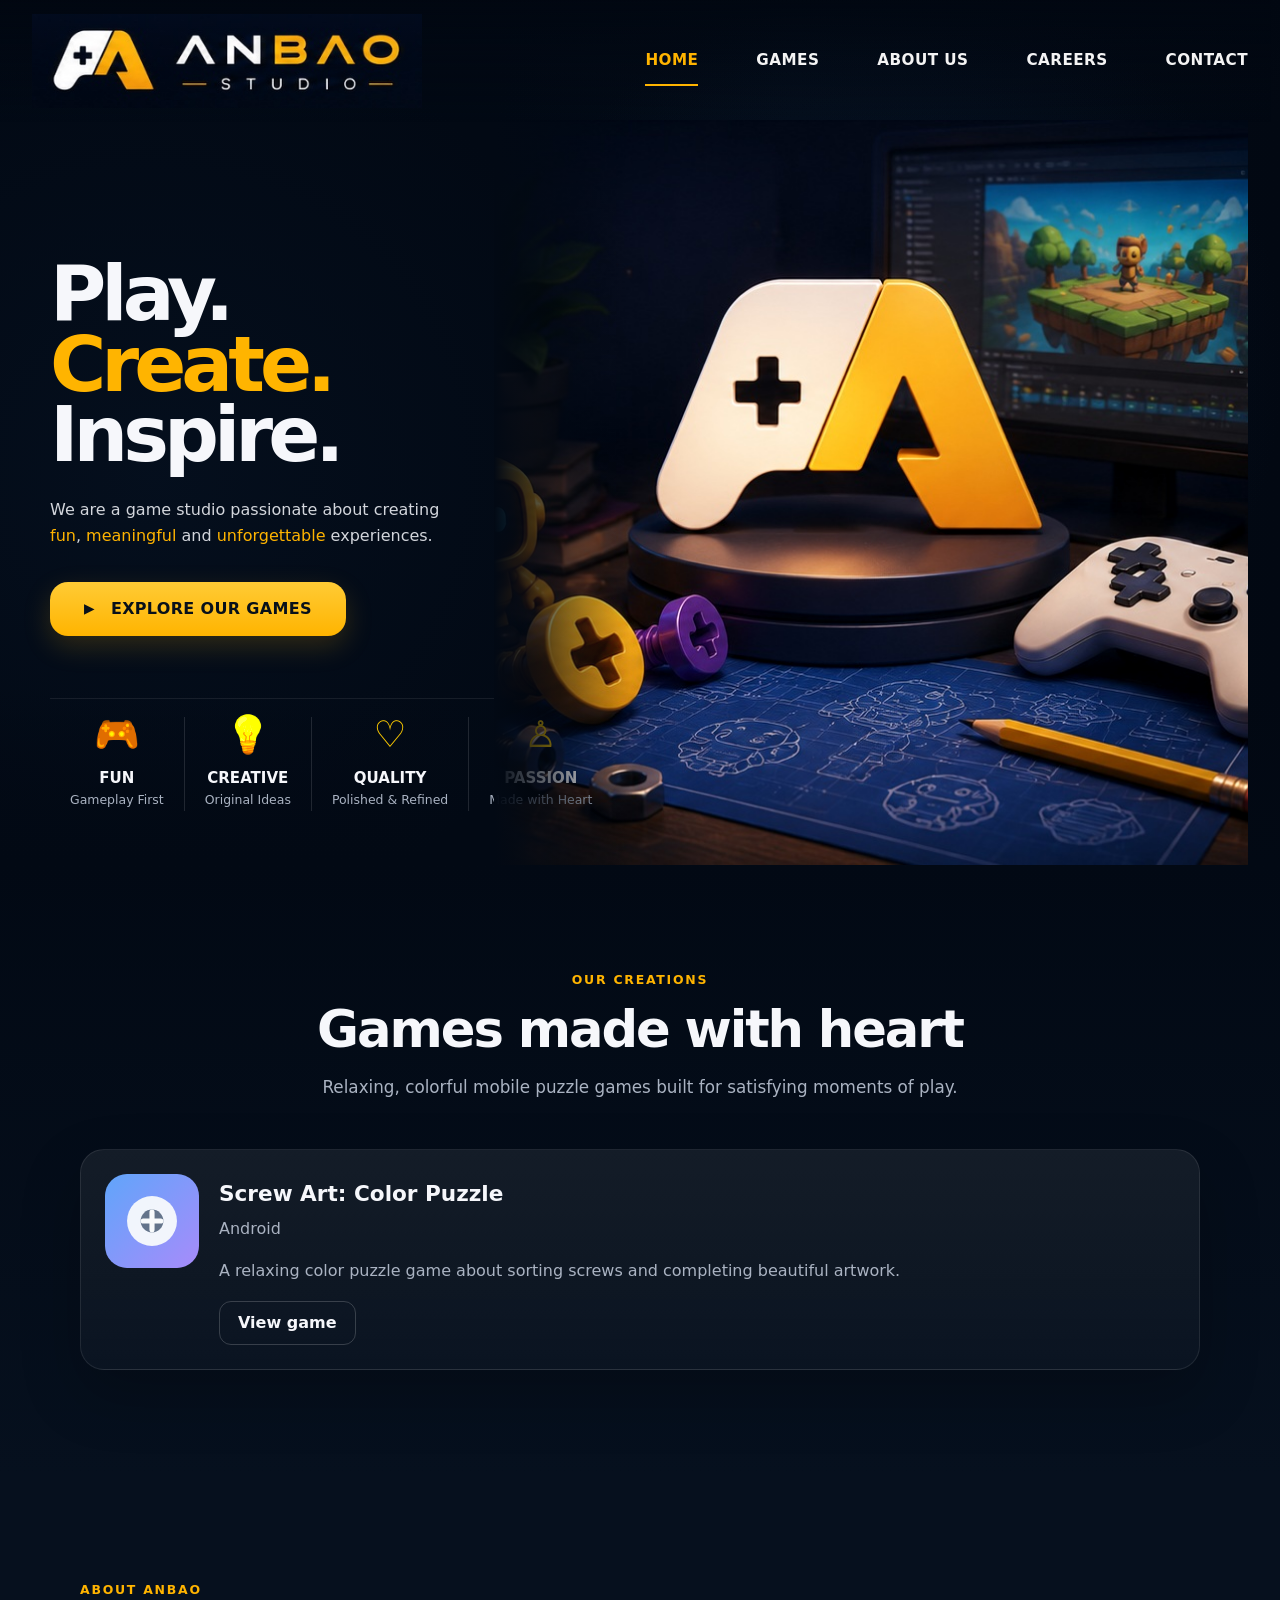
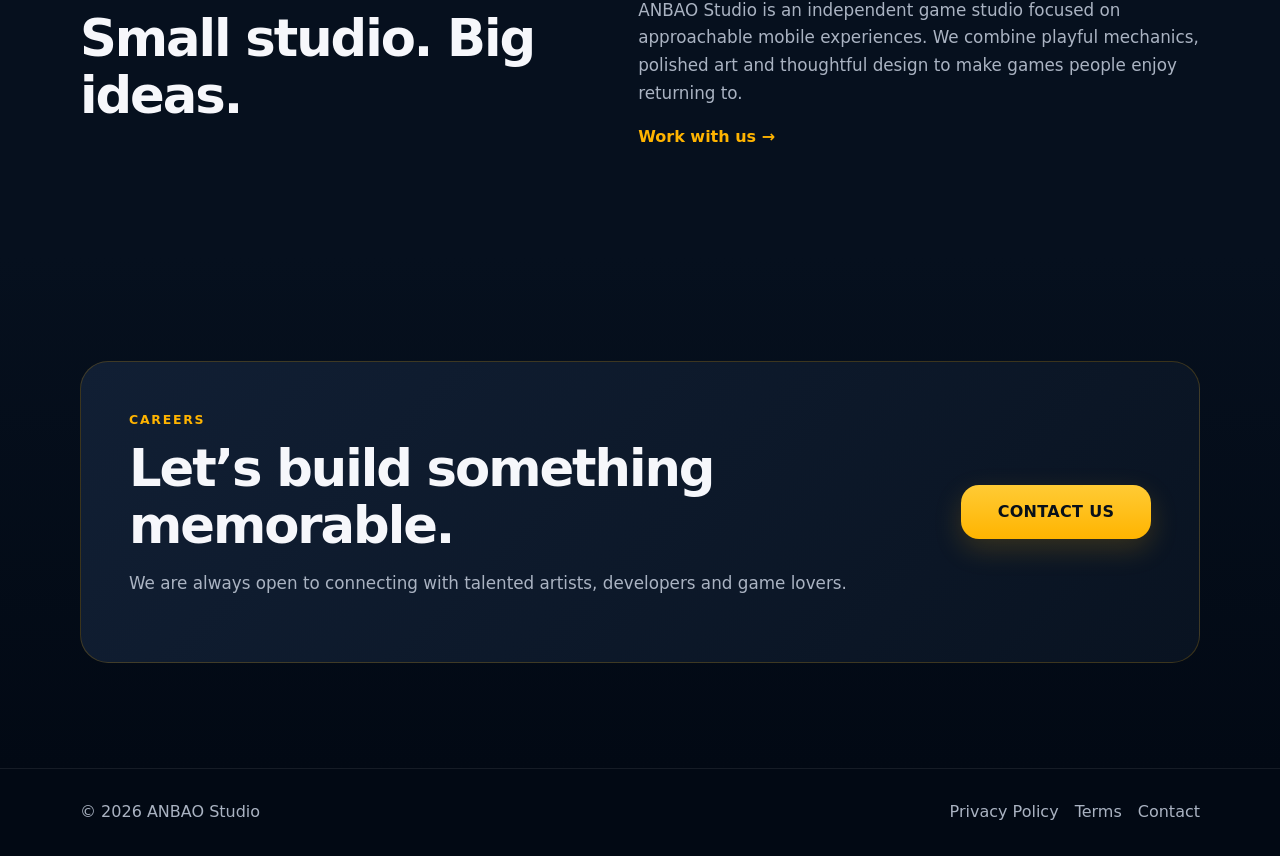
<file: index.html>
<!doctype html>
<html lang="en">
<head>
  <meta charset="utf-8">
  <meta name="viewport" content="width=device-width,initial-scale=1">
  <meta name="description" content="ANBAO Studio creates fun, meaningful and unforgettable mobile game experiences.">
  <title>ANBAO Studio — Play. Create. Inspire.</title>
  <link rel="stylesheet" href="assets/style.css">
  <script src="config.js"></script>
</head>
<body class="home-page">
<header class="site-header">
  <div class="wide-wrap nav">
    <a class="brand brand-image" href="index.html" aria-label="ANBAO Studio home">
      <img src="assets/anbao-logo-banner.jpg" alt="ANBAO Studio">
    </a>
    <button class="menu-toggle" type="button" aria-label="Open menu" aria-expanded="false">☰</button>
    <nav class="main-nav" aria-label="Main navigation">
      <a class="active" href="#home">Home</a>
      <a href="#games-section">Games</a>
      <a href="#about">About Us</a>
      <a href="#careers">Careers</a>
      <a href="contact.html">Contact</a>
    </nav>
  </div>
</header>

<main>
  <section class="studio-hero" id="home">
    <div class="wide-wrap hero-layout">
      <div class="hero-copy">
        <h1><span>Play.</span><strong>Create.</strong><span>Inspire.</span></h1>
        <p>We are a game studio passionate about creating<br><em>fun</em>, <em>meaningful</em> and <em>unforgettable</em> experiences.</p>
        <a class="gold-button" href="#games-section"><span class="play-icon">▶</span> Explore our games</a>

        <div class="values" aria-label="Studio values">
          <div class="value-item">
            <div class="value-icon">🎮</div>
            <b>Fun</b>
            <span>Gameplay First</span>
          </div>
          <div class="value-item">
            <div class="value-icon">💡</div>
            <b>Creative</b>
            <span>Original Ideas</span>
          </div>
          <div class="value-item">
            <div class="value-icon">♡</div>
            <b>Quality</b>
            <span>Polished & Refined</span>
          </div>
          <div class="value-item">
            <div class="value-icon">♙</div>
            <b>Passion</b>
            <span>Made with Heart</span>
          </div>
        </div>
      </div>
      <div class="hero-visual" aria-hidden="true">
        <img src="assets/hero-art.jpg" alt="">
      </div>
    </div>
  </section>

  <section class="content-section games-section" id="games-section">
    <div class="wrap">
      <div class="section-heading">
        <span class="eyebrow">Our creations</span>
        <h2>Games made with heart</h2>
        <p>Relaxing, colorful mobile puzzle games built for satisfying moments of play.</p>
      </div>
      <div class="grid" id="games"></div>
    </div>
  </section>

  <section class="content-section about-section" id="about">
    <div class="wrap two-column">
      <div>
        <span class="eyebrow">About ANBAO</span>
        <h2>Small studio. Big ideas.</h2>
      </div>
      <div>
        <p>ANBAO Studio is an independent game studio focused on approachable mobile experiences. We combine playful mechanics, polished art and thoughtful design to make games people enjoy returning to.</p>
        <a class="text-link" href="contact.html">Work with us →</a>
      </div>
    </div>
  </section>

  <section class="content-section careers-section" id="careers">
    <div class="wrap career-card">
      <div>
        <span class="eyebrow">Careers</span>
        <h2>Let’s build something memorable.</h2>
        <p>We are always open to connecting with talented artists, developers and game lovers.</p>
      </div>
      <a class="gold-button" href="contact.html">Contact us</a>
    </div>
  </section>
</main>

<footer>
  <div class="wrap footer-row">
    <div>© <span data-year></span> <span data-studio>ANBAO Studio</span></div>
    <div class="footer-links">
      <a href="privacy.html">Privacy Policy</a>
      <a href="terms.html">Terms</a>
      <a href="contact.html">Contact</a>
    </div>
  </div>
</footer>
<script src="assets/main.js"></script>
</body>
</html>
</file>
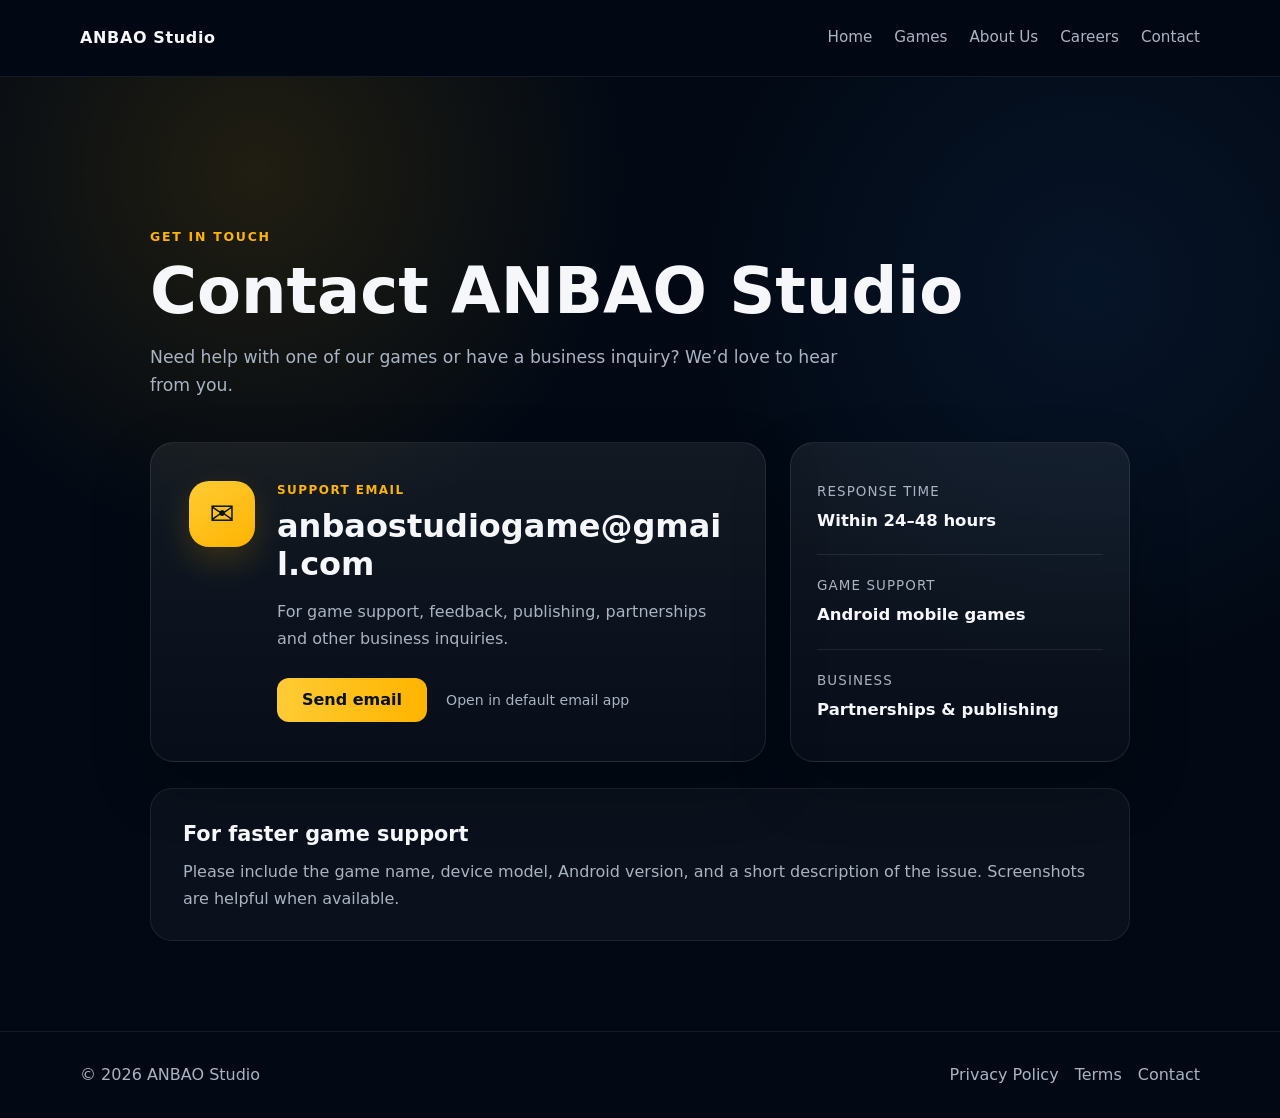
<file: contact.html>
<!doctype html>
<html lang="en">
<head>
  <meta charset="utf-8">
  <meta name="viewport" content="width=device-width,initial-scale=1">
  <meta name="description" content="Contact ANBAO Studio for game support, business inquiries and partnerships.">
  <title>Contact — ANBAO Studio</title>
  <link rel="stylesheet" href="assets/style.css">
  <script src="config.js"></script>
</head>
<body>
<header>
  <div class="wrap nav">
    <a class="brand" href="index.html" data-studio>ANBAO Studio</a>
    <nav>
      <a href="index.html">Home</a>
      <a href="index.html#games-section">Games</a>
      <a href="index.html#about">About Us</a>
      <a href="index.html#careers">Careers</a>
      <a href="contact.html">Contact</a>
    </nav>
  </div>
</header>
<main class="page contact-page">
  <div class="wrap prose contact-prose">
    <span class="eyebrow">Get in touch</span>
    <h1>Contact ANBAO Studio</h1>
    <p class="lead">Need help with one of our games or have a business inquiry? We’d love to hear from you.</p>

    <div class="contact-grid">
      <section class="card contact-main-card">
        <div class="contact-icon" aria-hidden="true">✉</div>
        <div>
          <span class="contact-label">Support email</span>
          <h2><a data-email href="mailto:anbaostudiogame@gmail.com">anbaostudiogame@gmail.com</a></h2>
          <p class="muted">For game support, feedback, publishing, partnerships and other business inquiries.</p>
          <a class="btn contact-button" href="https://mail.google.com/mail/?view=cm&amp;fs=1&amp;to=anbaostudiogame@gmail.com&amp;su=Contact%20ANBAO%20Studio" target="_blank" rel="noopener noreferrer">Send email</a>
          <a class="email-app-link" href="mailto:anbaostudiogame@gmail.com?subject=Contact%20ANBAO%20Studio">Open in default email app</a>
        </div>
      </section>

      <section class="card contact-info-card">
        <div class="contact-info-item">
          <span>Response time</span>
          <strong>Within 24–48 hours</strong>
        </div>
        <div class="contact-info-item">
          <span>Game support</span>
          <strong>Android mobile games</strong>
        </div>
        <div class="contact-info-item">
          <span>Business</span>
          <strong>Partnerships & publishing</strong>
        </div>
      </section>
    </div>

    <div class="support-note">
      <h2>For faster game support</h2>
      <p>Please include the game name, device model, Android version, and a short description of the issue. Screenshots are helpful when available.</p>
    </div>
  </div>
</main>
<footer>
  <div class="wrap footer-row">
    <div>© <span data-year></span> <span data-studio>ANBAO Studio</span></div>
    <div class="footer-links">
      <a href="privacy.html">Privacy Policy</a>
      <a href="terms.html">Terms</a>
      <a href="contact.html">Contact</a>
    </div>
  </div>
</footer>
<script src="assets/main.js"></script>
</body>
</html>
</file>
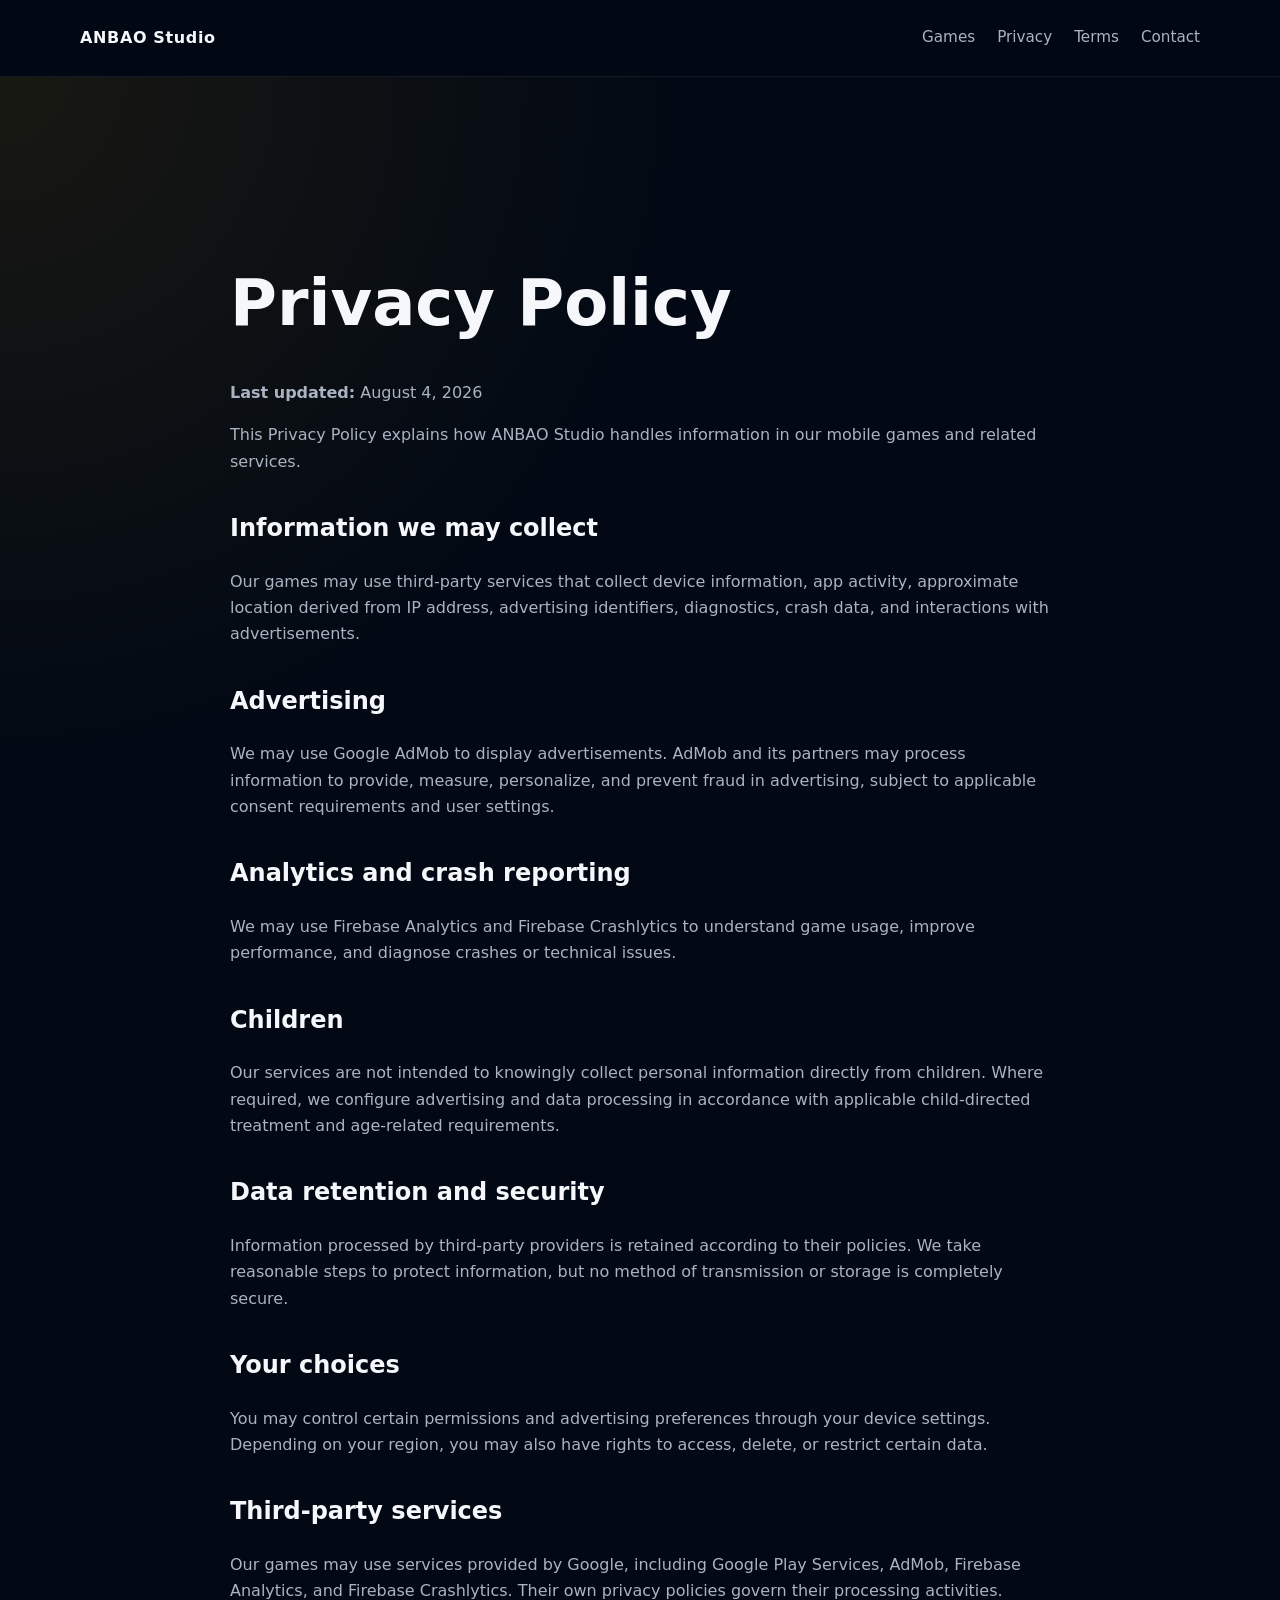
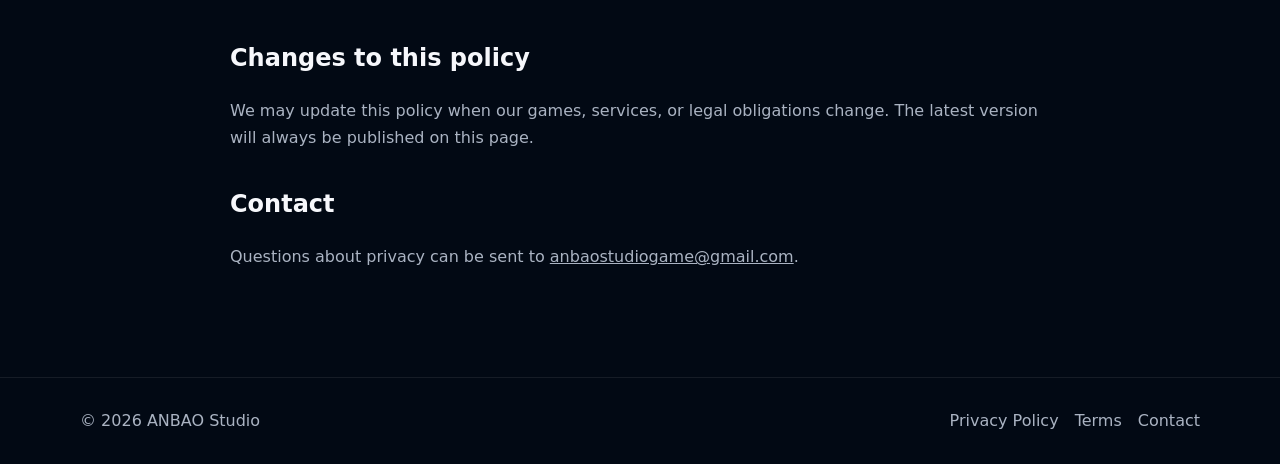
<file: privacy.html>
<!doctype html>
<html lang="en">
<head>
  <meta charset="utf-8">
  <meta name="viewport" content="width=device-width,initial-scale=1">
  <title>Privacy Policy — ANBAO Studio</title>
  <link rel="stylesheet" href="assets/style.css">
  <script src="config.js"></script>
</head>
<body>
<header>
  <div class="wrap nav">
    <a class="brand" href="index.html" data-studio>ANBAO Studio</a>
    <nav>
      <a href="index.html#games-section">Games</a>
      <a href="privacy.html">Privacy</a>
      <a href="terms.html">Terms</a>
      <a href="contact.html">Contact</a>
    </nav>
  </div>
</header>
<main class="page">
  <div class="wrap prose">
    <h1>Privacy Policy</h1>
    <p><strong>Last updated:</strong> August 4, 2026</p>
    <p>This Privacy Policy explains how <span data-studio>ANBAO Studio</span> handles information in our mobile games and related services.</p>

    <h2>Information we may collect</h2>
    <p>Our games may use third-party services that collect device information, app activity, approximate location derived from IP address, advertising identifiers, diagnostics, crash data, and interactions with advertisements.</p>

    <h2>Advertising</h2>
    <p>We may use Google AdMob to display advertisements. AdMob and its partners may process information to provide, measure, personalize, and prevent fraud in advertising, subject to applicable consent requirements and user settings.</p>

    <h2>Analytics and crash reporting</h2>
    <p>We may use Firebase Analytics and Firebase Crashlytics to understand game usage, improve performance, and diagnose crashes or technical issues.</p>

    <h2>Children</h2>
    <p>Our services are not intended to knowingly collect personal information directly from children. Where required, we configure advertising and data processing in accordance with applicable child-directed treatment and age-related requirements.</p>

    <h2>Data retention and security</h2>
    <p>Information processed by third-party providers is retained according to their policies. We take reasonable steps to protect information, but no method of transmission or storage is completely secure.</p>

    <h2>Your choices</h2>
    <p>You may control certain permissions and advertising preferences through your device settings. Depending on your region, you may also have rights to access, delete, or restrict certain data.</p>

    <h2>Third-party services</h2>
    <p>Our games may use services provided by Google, including Google Play Services, AdMob, Firebase Analytics, and Firebase Crashlytics. Their own privacy policies govern their processing activities.</p>

    <h2>Changes to this policy</h2>
    <p>We may update this policy when our games, services, or legal obligations change. The latest version will always be published on this page.</p>

    <h2>Contact</h2>
    <p>Questions about privacy can be sent to <a data-email href="mailto:anbaostudiogame@gmail.com">anbaostudiogame@gmail.com</a>.</p>
  </div>
</main>
<footer>
  <div class="wrap footer-row">
    <div>© <span data-year></span> <span data-studio>ANBAO Studio</span></div>
    <div class="footer-links">
      <a href="privacy.html">Privacy Policy</a>
      <a href="terms.html">Terms</a>
      <a href="contact.html">Contact</a>
    </div>
  </div>
</footer>
<script src="assets/main.js"></script>
</body>
</html>
</file>
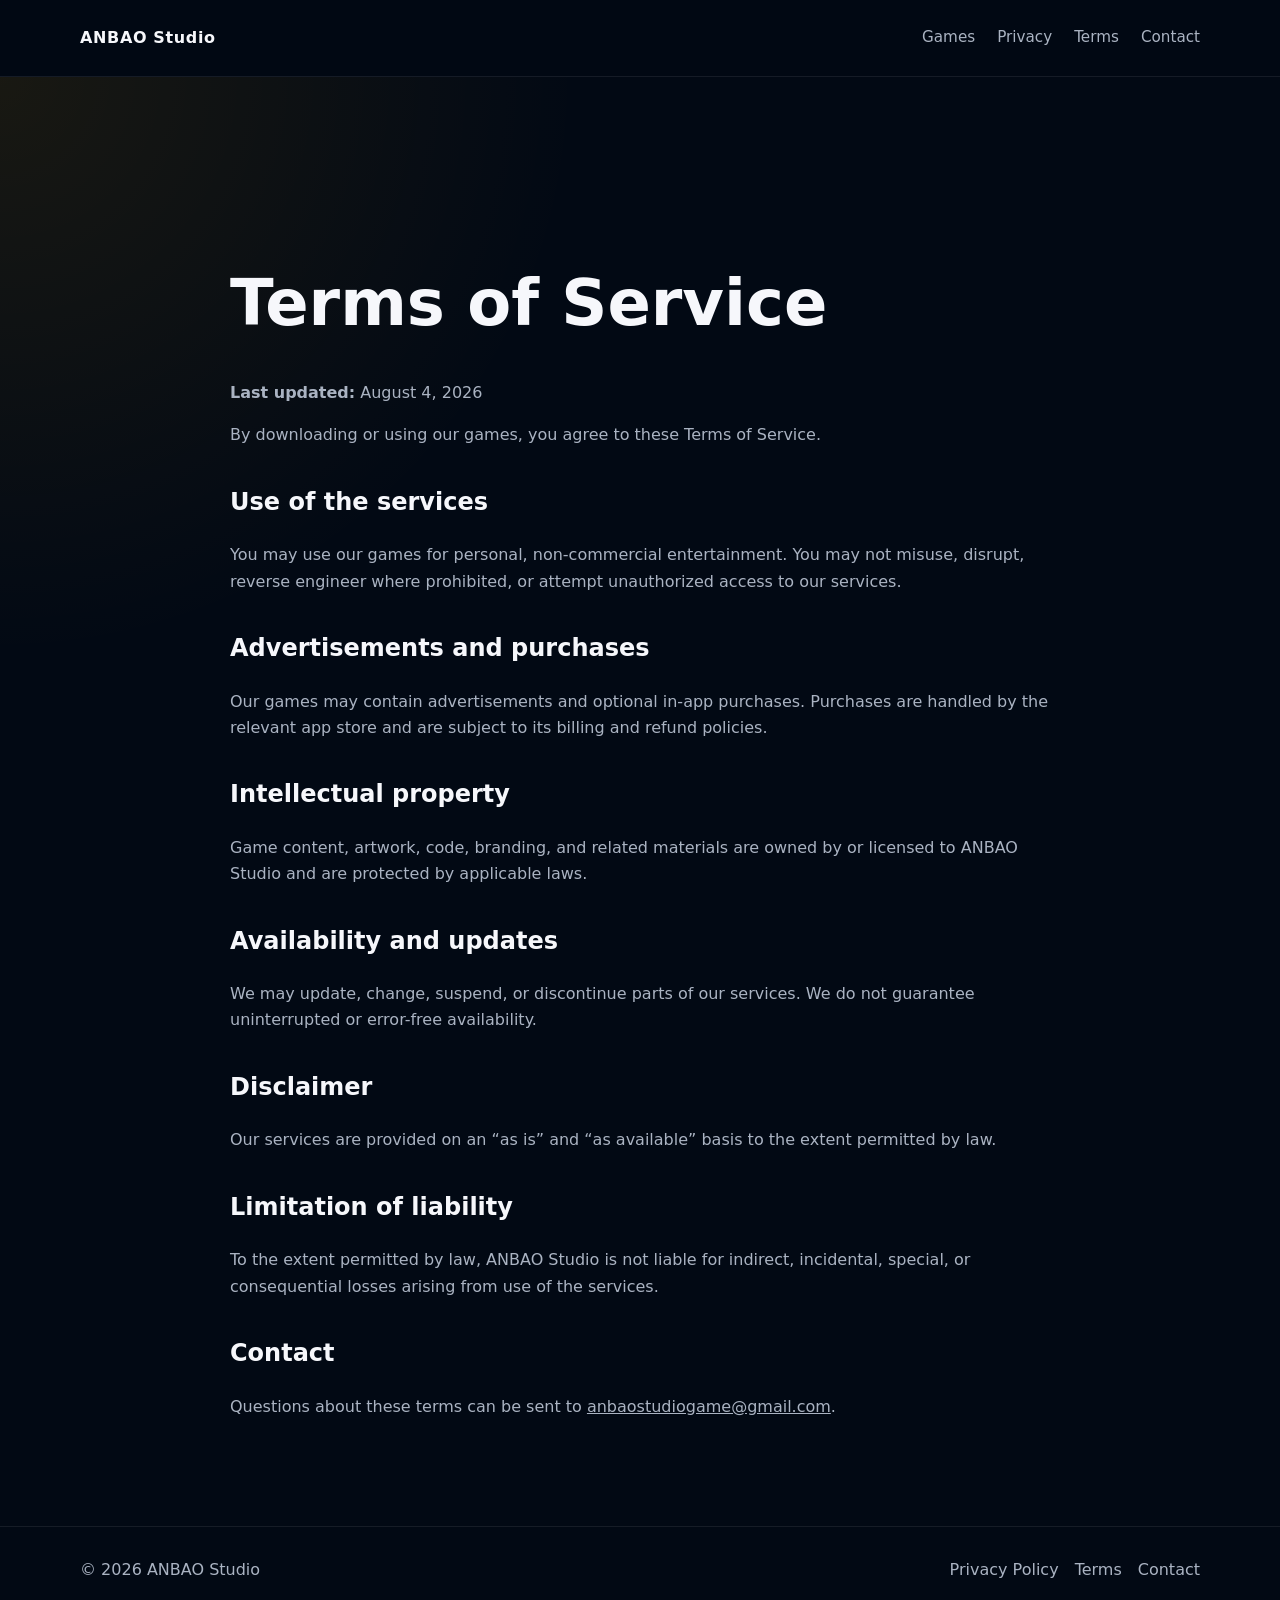
<file: terms.html>
<!doctype html>
<html lang="en">
<head>
  <meta charset="utf-8">
  <meta name="viewport" content="width=device-width,initial-scale=1">
  <title>Terms of Service — ANBAO Studio</title>
  <link rel="stylesheet" href="assets/style.css">
  <script src="config.js"></script>
</head>
<body>
<header>
  <div class="wrap nav">
    <a class="brand" href="index.html" data-studio>ANBAO Studio</a>
    <nav>
      <a href="index.html#games-section">Games</a>
      <a href="privacy.html">Privacy</a>
      <a href="terms.html">Terms</a>
      <a href="contact.html">Contact</a>
    </nav>
  </div>
</header>
<main class="page">
  <div class="wrap prose">
    <h1>Terms of Service</h1>
    <p><strong>Last updated:</strong> August 4, 2026</p>
    <p>By downloading or using our games, you agree to these Terms of Service.</p>

    <h2>Use of the services</h2>
    <p>You may use our games for personal, non-commercial entertainment. You may not misuse, disrupt, reverse engineer where prohibited, or attempt unauthorized access to our services.</p>

    <h2>Advertisements and purchases</h2>
    <p>Our games may contain advertisements and optional in-app purchases. Purchases are handled by the relevant app store and are subject to its billing and refund policies.</p>

    <h2>Intellectual property</h2>
    <p>Game content, artwork, code, branding, and related materials are owned by or licensed to <span data-studio>ANBAO Studio</span> and are protected by applicable laws.</p>

    <h2>Availability and updates</h2>
    <p>We may update, change, suspend, or discontinue parts of our services. We do not guarantee uninterrupted or error-free availability.</p>

    <h2>Disclaimer</h2>
    <p>Our services are provided on an “as is” and “as available” basis to the extent permitted by law.</p>

    <h2>Limitation of liability</h2>
    <p>To the extent permitted by law, <span data-studio>ANBAO Studio</span> is not liable for indirect, incidental, special, or consequential losses arising from use of the services.</p>

    <h2>Contact</h2>
    <p>Questions about these terms can be sent to <a data-email href="mailto:anbaostudiogame@gmail.com">anbaostudiogame@gmail.com</a>.</p>
  </div>
</main>
<footer>
  <div class="wrap footer-row">
    <div>© <span data-year></span> <span data-studio>ANBAO Studio</span></div>
    <div class="footer-links">
      <a href="privacy.html">Privacy Policy</a>
      <a href="terms.html">Terms</a>
      <a href="contact.html">Contact</a>
    </div>
  </div>
</footer>
<script src="assets/main.js"></script>
</body>
</html>
</file>
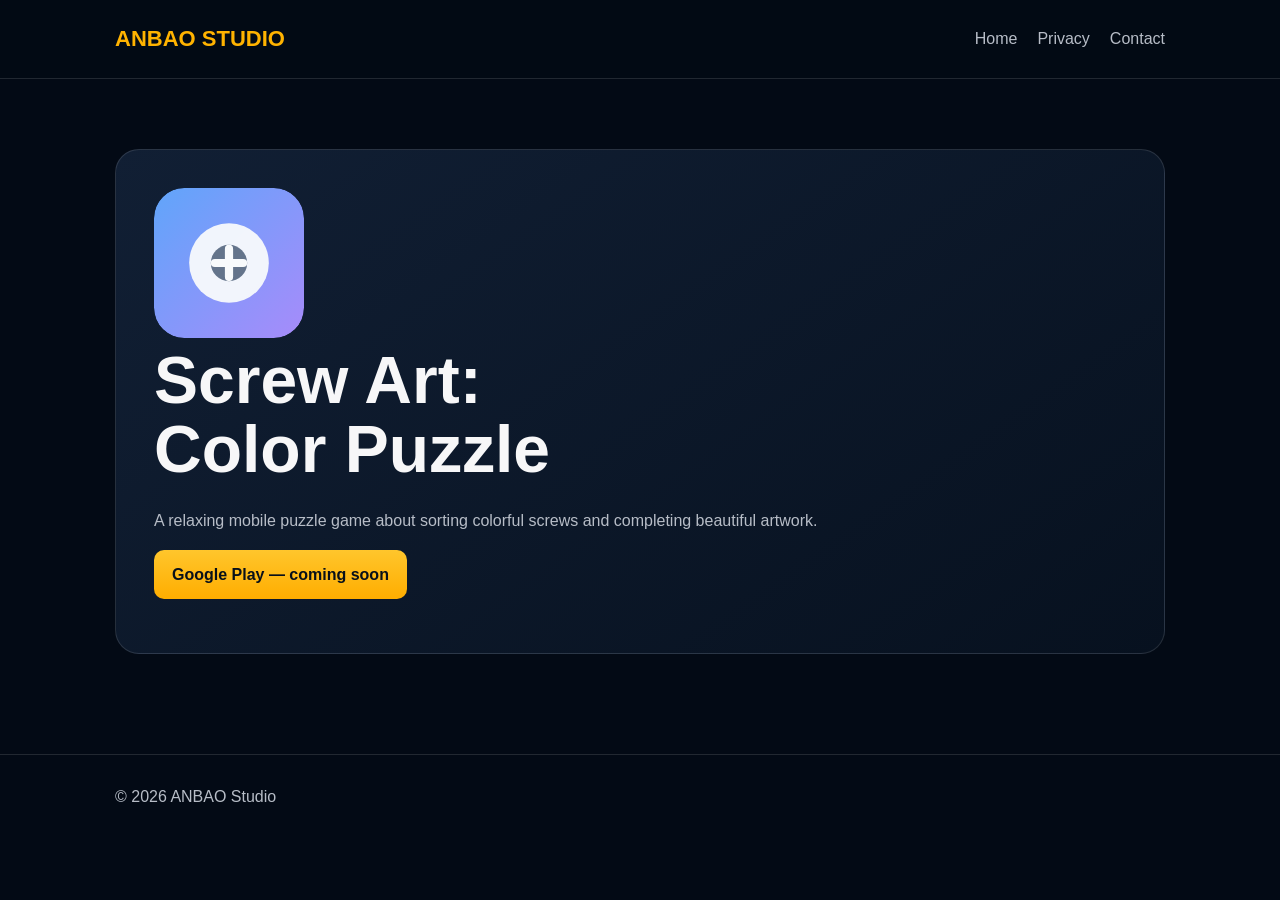
<file: games/screw-art.html>
<!doctype html><html lang="en"><head><meta charset="utf-8"><meta name="viewport" content="width=device-width,initial-scale=1"><title>Screw Art — ANBAO Studio</title><link rel="stylesheet" href="../assets/inner.css"></head><body><header class="header"><div class="wrap nav"><a class="brand" href="../index.html">ANBAO STUDIO</a><nav><a href="../index.html">Home</a><a href="../privacy.html">Privacy</a><a href="../contact.html">Contact</a></nav></div></header><main><div class="wrap"><div class="box"><img src="../assets/screw-art-icon.svg" alt="Screw Art icon" style="width:150px;border-radius:30px"><h1>Screw Art:<br>Color Puzzle</h1><p>A relaxing mobile puzzle game about sorting colorful screws and completing beautiful artwork.</p><p><a class="button" href="#">Google Play — coming soon</a></p></div></div></main><footer class="footer"><div class="wrap">© 2026 ANBAO Studio</div></footer></body></html>
</file>
<file: assets/style.css>
:root{
  --bg:#020914;
  --bg2:#07111f;
  --card:#0c1728;
  --soft:#142237;
  --text:#f6f7fb;
  --muted:#aab3c2;
  --gold:#ffb400;
  --gold2:#ffcb35;
  --max:1120px;
  --wide:1640px;
}
*{box-sizing:border-box}
html{scroll-behavior:smooth}
body{
  margin:0;
  font-family:Inter,ui-sans-serif,system-ui,-apple-system,BlinkMacSystemFont,"Segoe UI",sans-serif;
  background:var(--bg);
  color:var(--text);
  line-height:1.65;
}
a{color:inherit}
img{max-width:100%;display:block}
.wrap{width:min(calc(100% - 32px),var(--max));margin:auto}
.wide-wrap{width:min(calc(100% - 64px),var(--wide));margin:auto}

.site-header{
  position:absolute;inset:0 0 auto;z-index:30;
  background:linear-gradient(180deg,rgba(1,7,17,.92),rgba(1,7,17,.35),transparent);
}
.nav{display:flex;align-items:center;justify-content:space-between;min-height:122px;gap:28px}
.brand-image{width:390px;max-width:34vw;text-decoration:none;overflow:hidden}
.brand-image img{width:100%;mix-blend-mode:screen}
.main-nav{display:flex;align-items:center;gap:58px;text-transform:uppercase;font-weight:800;font-size:.95rem;letter-spacing:.03em}
.main-nav a{text-decoration:none;color:#f4f4f4;padding:17px 0;position:relative}
.main-nav a:hover,.main-nav a.active{color:var(--gold)}
.main-nav a.active:after{content:"";position:absolute;left:0;right:0;bottom:5px;height:2px;background:var(--gold)}
.menu-toggle{display:none;border:0;background:transparent;color:white;font-size:28px;cursor:pointer}

.studio-hero{
  position:relative;min-height:850px;overflow:hidden;
  background:
    radial-gradient(circle at 70% 42%,rgba(16,48,86,.25),transparent 38%),
    radial-gradient(circle at 12% 55%,rgba(12,31,55,.26),transparent 38%),
    linear-gradient(90deg,#020914 0%,#020914 39%,#040c18 62%,#020812 100%);
}
.studio-hero:after{content:"";position:absolute;inset:auto 0 0;height:180px;background:linear-gradient(transparent,var(--bg));pointer-events:none}
.hero-layout{display:grid;grid-template-columns:38% 62%;align-items:end;min-height:850px;padding-top:120px;position:relative;z-index:1}
.hero-copy{padding:58px 0 54px 18px;position:relative;z-index:2}
.hero-copy h1{font-size:clamp(4rem,6vw,7.2rem);line-height:.92;letter-spacing:-.065em;margin:0 0 26px;font-weight:900}
.hero-copy h1 span,.hero-copy h1 strong{display:block}
.hero-copy h1 strong{color:var(--gold);font-weight:900}
.hero-copy p{font-size:clamp(1rem,1.25vw,1.35rem);color:#d3d6dc;margin:0 0 32px;max-width:650px}
.hero-copy p em{font-style:normal;color:var(--gold)}
.gold-button{display:inline-flex;align-items:center;justify-content:center;gap:16px;min-height:54px;padding:0 34px;border-radius:18px;background:linear-gradient(180deg,var(--gold2),var(--gold));color:#08101a;text-decoration:none;text-transform:uppercase;font-weight:900;letter-spacing:.02em;box-shadow:0 10px 28px rgba(255,180,0,.18);transition:.2s ease}
.gold-button:hover{transform:translateY(-2px);box-shadow:0 15px 38px rgba(255,180,0,.28)}
.play-icon{font-size:.86em}
.hero-visual{height:745px;align-self:end;overflow:hidden;position:relative}
.hero-visual:before{content:"";position:absolute;inset:0 auto 0 0;width:18%;z-index:2;background:linear-gradient(90deg,#020914,transparent)}
.hero-visual img{width:100%;height:100%;object-fit:cover;object-position:center bottom;filter:saturate(.98) contrast(1.02)}
.values{display:grid;grid-template-columns:repeat(4,1fr);max-width:650px;margin-top:62px;border-top:1px solid rgba(255,255,255,.08);padding-top:18px}
.value-item{text-align:center;padding:0 20px;border-right:1px solid rgba(255,255,255,.12)}
.value-item:last-child{border-right:0}
.value-icon{font-size:2.3rem;line-height:1;margin-bottom:12px;color:var(--gold);filter:grayscale(1) sepia(1) saturate(8)}
.value-item b{display:block;text-transform:uppercase;font-size:.94rem}
.value-item span{display:block;color:var(--muted);font-size:.78rem;white-space:nowrap}

.content-section{padding:105px 0;position:relative}
.games-section{background:linear-gradient(180deg,var(--bg),#06101e)}
.section-heading{text-align:center;max-width:720px;margin:0 auto 48px}
.eyebrow{display:block;color:var(--gold);font-weight:800;text-transform:uppercase;letter-spacing:.14em;font-size:.78rem;margin-bottom:10px}
.section-heading h2,.two-column h2,.career-card h2{font-size:clamp(2rem,4vw,3.7rem);line-height:1.1;margin:0 0 16px;letter-spacing:-.04em}
.section-heading p,.two-column p,.career-card p{color:var(--muted);font-size:1.05rem}
.grid{display:grid;grid-template-columns:repeat(auto-fit,minmax(280px,1fr));gap:22px}
.card{background:linear-gradient(180deg,rgba(255,255,255,.065),rgba(255,255,255,.025));border:1px solid rgba(255,255,255,.09);border-radius:24px;padding:24px;box-shadow:0 24px 60px rgba(0,0,0,.22)}
.game-card{display:flex;gap:20px;align-items:flex-start}
.game-icon{width:94px;height:94px;border-radius:22px;flex:0 0 auto;background:#152033}
.game-card h3{margin:2px 0 4px;font-size:1.35rem}
.muted{color:var(--muted)}
.btn{display:inline-flex;align-items:center;justify-content:center;min-height:44px;padding:0 18px;border-radius:12px;text-decoration:none;font-weight:800;background:linear-gradient(90deg,var(--gold2),var(--gold));color:#07111f}
.btn.secondary{background:transparent;color:var(--text);border:1px solid rgba(255,255,255,.18)}
.about-section{background:#06101e}
.two-column{display:grid;grid-template-columns:1fr 1.2fr;gap:90px;align-items:start}
.text-link{color:var(--gold);font-weight:800;text-decoration:none}
.careers-section{background:linear-gradient(180deg,#06101e,var(--bg))}
.career-card{display:flex;align-items:center;justify-content:space-between;gap:40px;padding:48px;border-radius:28px;background:linear-gradient(135deg,#111f34,#091321);border:1px solid rgba(255,180,0,.2)}

.page{padding:150px 0 90px;min-height:75vh;background:radial-gradient(circle at top left,rgba(255,180,0,.09),transparent 30%),var(--bg)}
.page h1{font-size:clamp(2.2rem,6vw,4rem);text-align:left;line-height:1.05}
.prose{max-width:820px}
.prose h2{margin-top:34px}
.prose p,.prose li{color:var(--muted)}
.code{background:#0b1220;border:1px solid rgba(255,255,255,.1);padding:14px;border-radius:12px;overflow:auto;font-family:ui-monospace,monospace}
.notice{padding:14px 16px;border-radius:14px;background:rgba(250,204,21,.08);border:1px solid rgba(250,204,21,.25);color:#fde68a}

footer{border-top:1px solid rgba(255,255,255,.08);padding:30px 0;color:var(--muted);background:#020914}
.footer-row{display:flex;justify-content:space-between;gap:20px;flex-wrap:wrap}
.footer-links{display:flex;gap:16px;flex-wrap:wrap}
.footer-links a{text-decoration:none}

@media(max-width:1100px){
  .main-nav{gap:28px}
  .hero-layout{grid-template-columns:47% 53%}
  .hero-copy h1{font-size:clamp(3.8rem,7vw,5.5rem)}
  .values{grid-template-columns:repeat(2,1fr);gap:20px}
  .value-item:nth-child(2){border-right:0}
}
@media(max-width:820px){
  .wide-wrap{width:min(calc(100% - 32px),var(--wide))}
  .site-header{position:fixed;background:rgba(2,9,20,.94);backdrop-filter:blur(12px)}
  .nav{min-height:76px}
  .brand-image{width:230px;max-width:65vw}
  .menu-toggle{display:block}
  .main-nav{display:none;position:absolute;top:76px;left:0;right:0;background:#05101e;padding:18px 24px;flex-direction:column;align-items:flex-start;gap:4px;border-top:1px solid rgba(255,255,255,.08)}
  .main-nav.open{display:flex}
  .main-nav a{width:100%;padding:12px 0}
  .studio-hero{min-height:auto;padding-top:76px}
  .hero-layout{display:block;min-height:auto;padding-top:0}
  .hero-copy{padding:64px 0 35px;text-align:center}
  .hero-copy h1{font-size:clamp(4rem,18vw,6.5rem)}
  .hero-copy p br{display:none}
  .values{margin:48px auto 0;grid-template-columns:repeat(2,1fr)}
  .hero-visual{height:480px;margin:0 -16px}
  .hero-visual:before{display:none}
  .two-column{grid-template-columns:1fr;gap:20px}
  .career-card{display:block;padding:34px}
  .career-card .gold-button{margin-top:18px}
}
@media(max-width:520px){
  .hero-copy h1{font-size:clamp(3.45rem,19vw,5rem)}
  .gold-button{width:100%;padding:0 20px}
  .hero-visual{height:360px}
  .values{gap:12px}
  .value-item{padding:0 8px}
  .value-item span{white-space:normal}
  .game-card{display:block}
  .game-icon{margin-bottom:14px}
  .content-section{padding:75px 0}
}

/* Inner pages */
body:not(.home-page) > header{
  position:sticky;top:0;z-index:20;
  background:rgba(2,9,20,.92);
  backdrop-filter:blur(12px);
  border-bottom:1px solid rgba(255,255,255,.08);
}
body:not(.home-page) > header .nav{min-height:76px}
body:not(.home-page) .brand{font-weight:900;text-decoration:none;letter-spacing:.04em}
body:not(.home-page) header nav{display:flex;gap:22px;flex-wrap:wrap}
body:not(.home-page) header nav a{text-decoration:none;color:var(--muted);font-size:.95rem}
body:not(.home-page) header nav a:hover{color:var(--gold)}
.lead{color:var(--muted);font-size:1.08rem}
@media(max-width:640px){
  body:not(.home-page) > header .nav{align-items:flex-start;padding:14px 0;min-height:auto}
  body:not(.home-page) header nav{justify-content:flex-end;gap:12px}
}

/* Contact page */
.contact-page{background:
  radial-gradient(circle at 20% 10%,rgba(255,180,0,.12),transparent 28%),
  radial-gradient(circle at 85% 22%,rgba(28,73,133,.18),transparent 30%),
  var(--bg);
}
.contact-prose{max-width:980px}
.contact-prose>h1{margin:8px 0 18px}
.contact-prose>.lead{max-width:720px;margin:0 0 42px}
.contact-grid{display:grid;grid-template-columns:1.45fr .8fr;gap:24px;align-items:stretch}
.contact-main-card{display:grid;grid-template-columns:auto 1fr;gap:22px;padding:38px}
.contact-icon{width:66px;height:66px;border-radius:20px;display:grid;place-items:center;font-size:30px;color:#07111f;background:linear-gradient(145deg,var(--gold2),var(--gold));box-shadow:0 14px 34px rgba(255,180,0,.18)}
.contact-label{display:block;color:var(--gold);text-transform:uppercase;letter-spacing:.12em;font-size:.75rem;font-weight:900;margin-bottom:6px}
.contact-main-card h2{margin:0 0 12px;font-size:clamp(1.35rem,3vw,2rem);line-height:1.2;overflow-wrap:anywhere}
.contact-main-card h2 a{text-decoration:none}
.contact-main-card h2 a:hover{color:var(--gold)}
.contact-button{margin-top:10px;min-width:150px}
.contact-info-card{padding:18px 26px;display:flex;flex-direction:column;justify-content:center}
.contact-info-item{padding:20px 0;border-bottom:1px solid rgba(255,255,255,.09)}
.contact-info-item:last-child{border-bottom:0}
.contact-info-item span{display:block;color:var(--muted);font-size:.84rem;text-transform:uppercase;letter-spacing:.08em;margin-bottom:4px}
.contact-info-item strong{display:block;font-size:1.03rem}
.support-note{margin-top:26px;padding:28px 32px;border-radius:22px;background:rgba(255,255,255,.035);border:1px solid rgba(255,255,255,.08)}
.support-note h2{margin:0 0 8px;font-size:1.3rem}
.support-note p{margin:0}
@media(max-width:760px){
  .contact-grid{grid-template-columns:1fr}
  .contact-main-card{grid-template-columns:1fr;padding:28px}
  .contact-icon{width:58px;height:58px}
  .contact-info-card{padding:10px 24px}
}


/* Button alignment and email actions */
.career-card > .gold-button{
  flex:0 0 auto;
  min-width:190px;
  white-space:nowrap;
  text-align:center;
  line-height:1;
}
.contact-button{
  white-space:nowrap;
  text-align:center;
  line-height:1;
}
.email-app-link{
  display:inline-block;
  margin:12px 0 0 14px;
  color:var(--muted);
  font-size:.88rem;
  text-decoration:none;
}
.email-app-link:hover{color:var(--gold);text-decoration:underline}
@media(max-width:820px){
  .career-card > .gold-button{width:auto;min-width:190px}
}
@media(max-width:520px){
  .career-card > .gold-button{width:100%}
  .email-app-link{display:block;margin:12px 0 0;text-align:center}
}
</file>
<file: assets/inner.css>
:root{--bg:#030a15;--panel:#0b1728;--gold:#ffb300;--text:#f7f7f8;--muted:#b7bdc7;--line:rgba(255,255,255,.12)}*{box-sizing:border-box}body{margin:0;background:var(--bg);color:var(--text);font-family:Arial,Helvetica,sans-serif;line-height:1.7}a{color:inherit}.wrap{width:min(calc(100% - 32px),1050px);margin:auto}.header{position:sticky;top:0;background:rgba(3,10,21,.95);border-bottom:1px solid var(--line);z-index:10}.nav{min-height:78px;display:flex;align-items:center;justify-content:space-between;gap:24px}.brand{font-weight:900;text-decoration:none;color:var(--gold);font-size:22px}.nav nav{display:flex;gap:20px;flex-wrap:wrap}.nav nav a{text-decoration:none;color:var(--muted)}.nav nav a:hover{color:var(--gold)}main{min-height:75vh;padding:70px 0}.box{background:linear-gradient(145deg,#111f34,#07111f);border:1px solid var(--line);border-radius:24px;padding:38px}h1{font-size:clamp(38px,6vw,66px);line-height:1.05;margin:0 0 22px}h2{margin-top:34px;color:var(--gold)}p,li{color:var(--muted)}.button{display:inline-flex;text-decoration:none;background:linear-gradient(#ffc62c,#ffad00);color:#08101a;padding:11px 18px;border-radius:10px;font-weight:800}.footer{padding:28px 0;border-top:1px solid var(--line);color:var(--muted)}@media(max-width:600px){.nav{align-items:flex-start;padding:14px 0}.nav nav{justify-content:flex-end;gap:12px}.box{padding:24px}}
</file>
